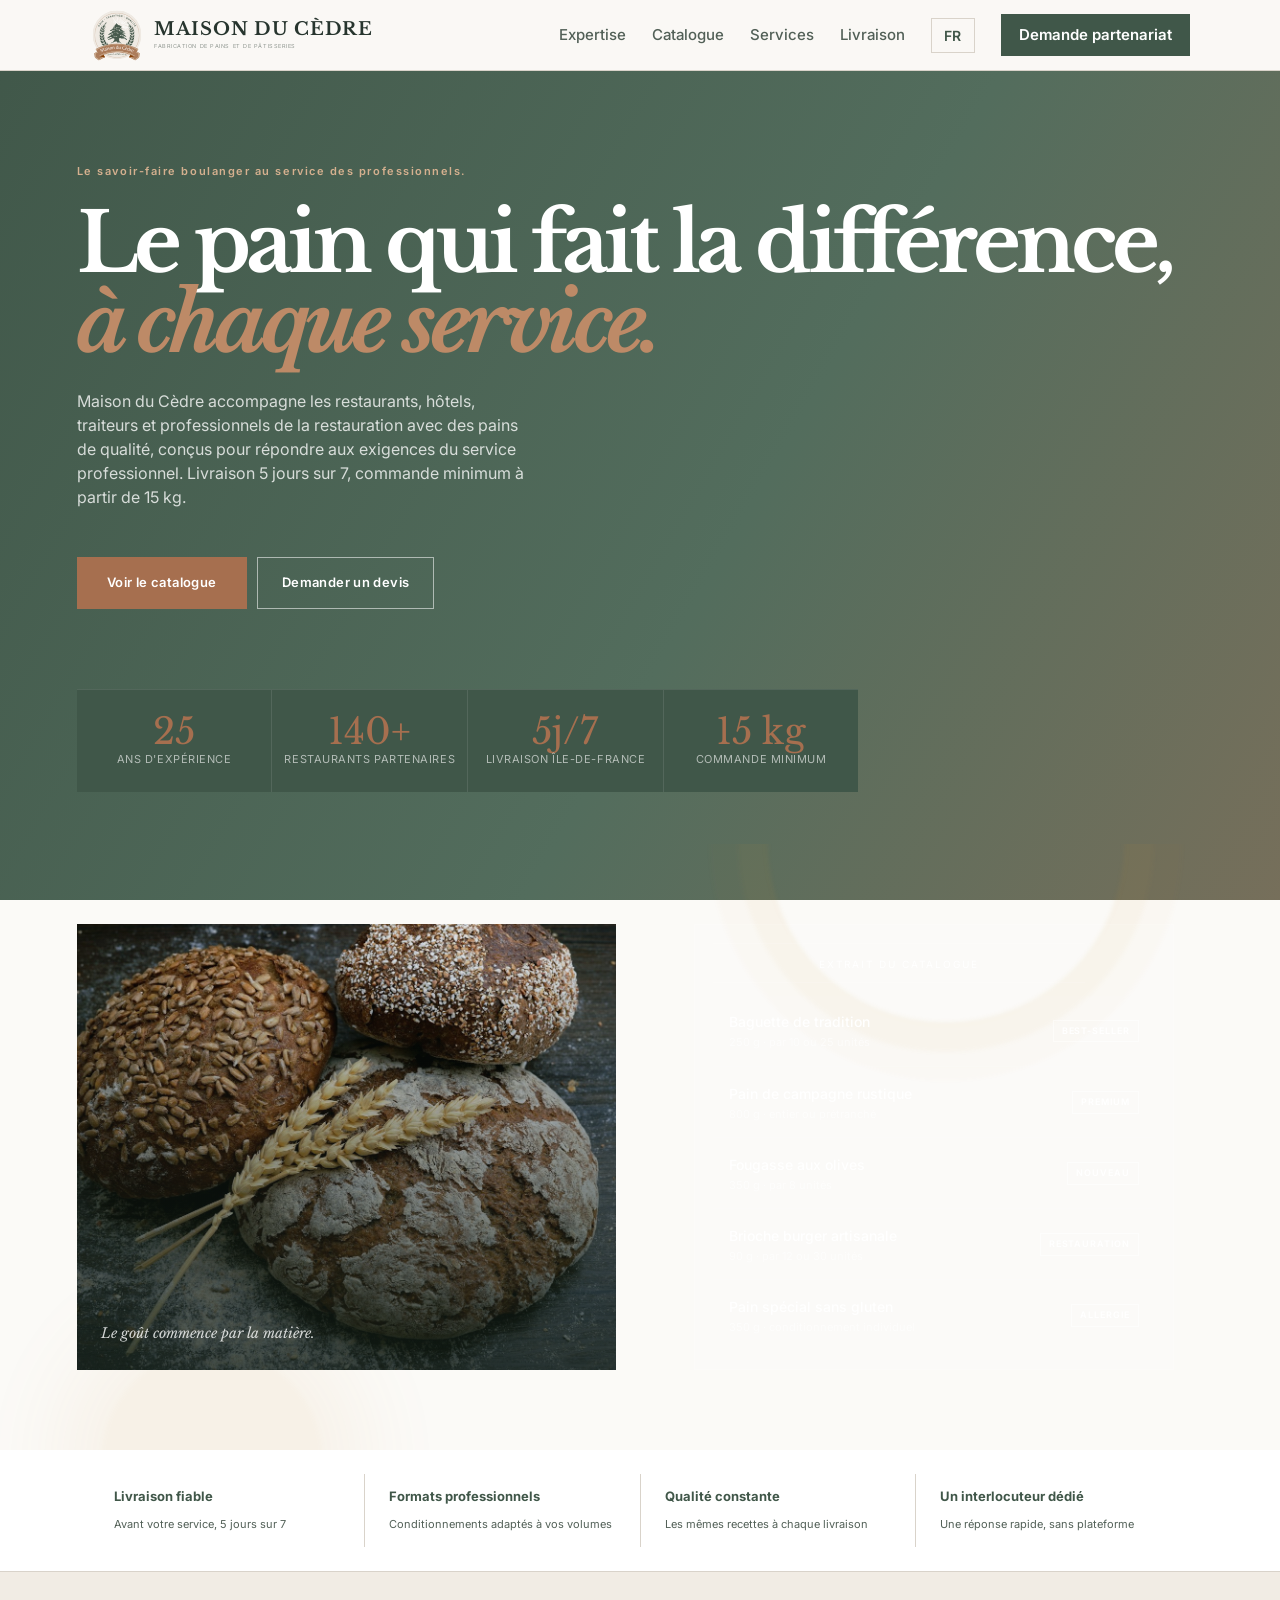
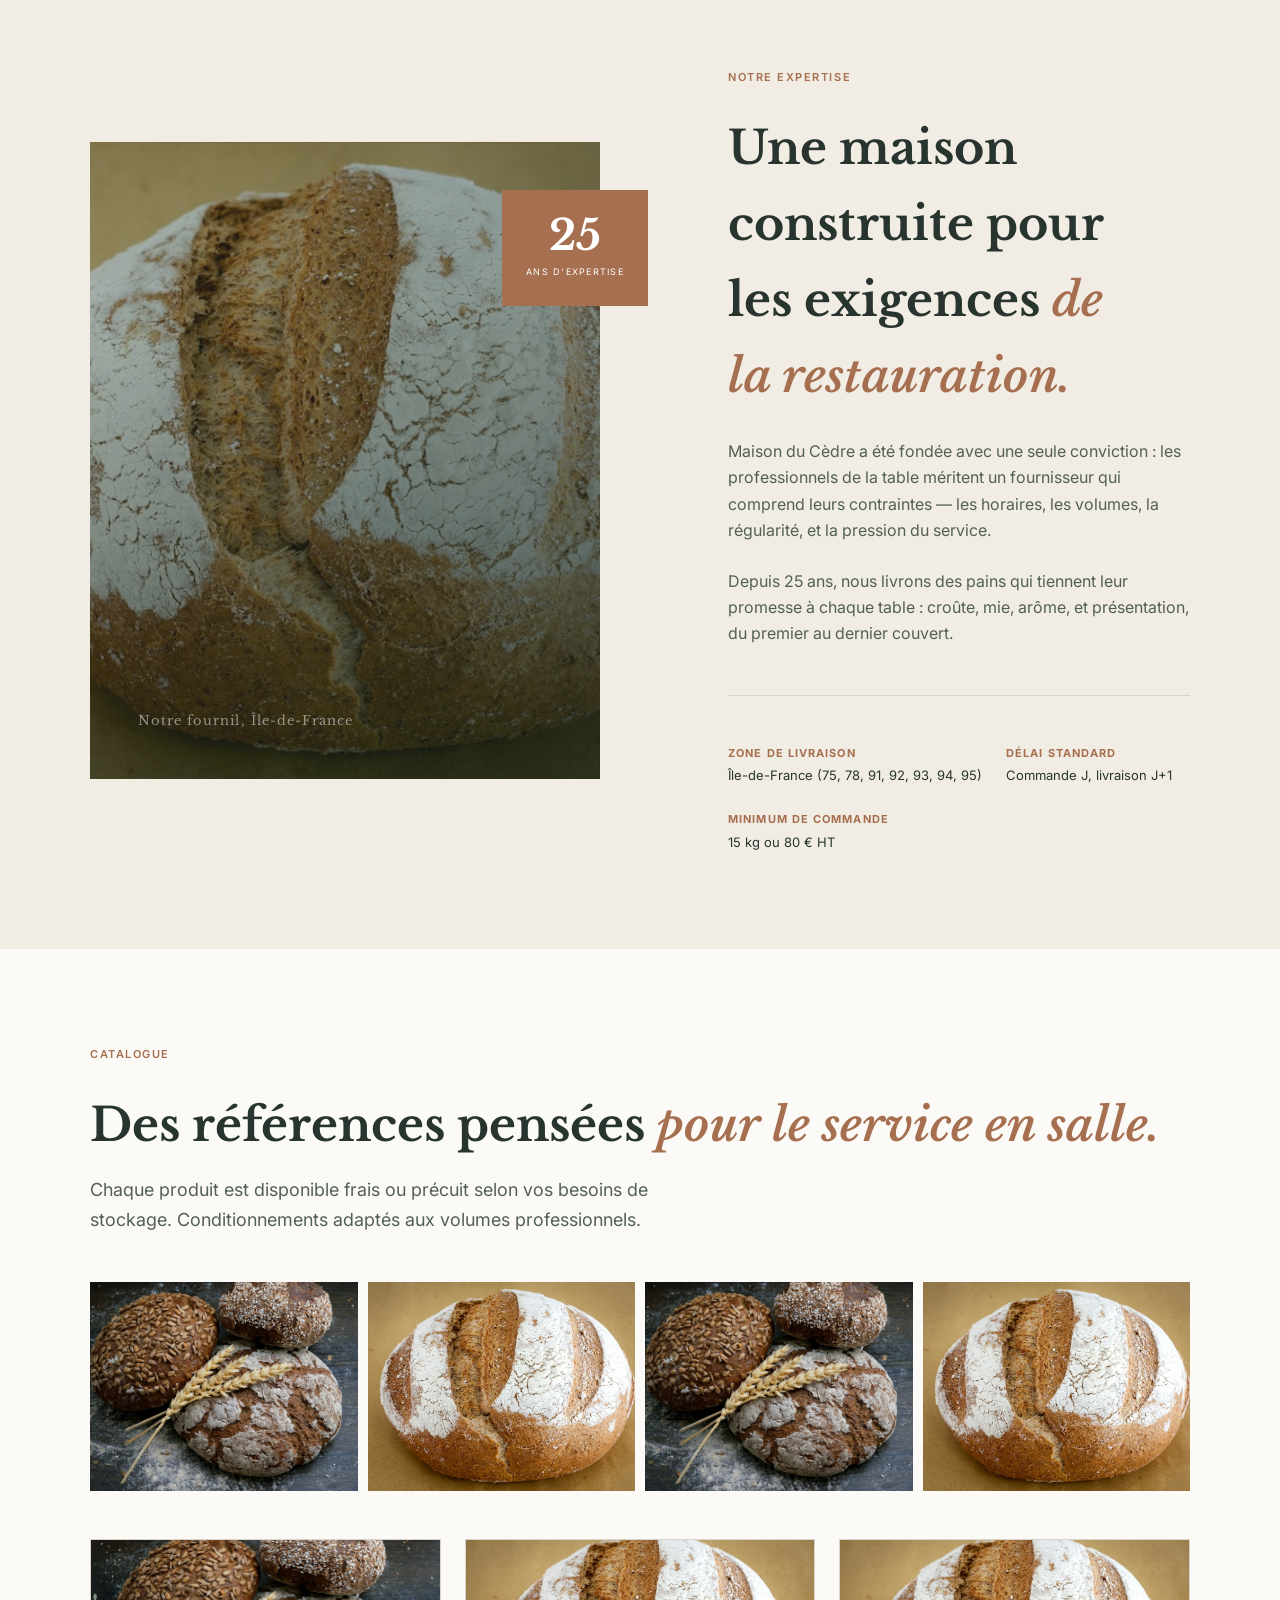
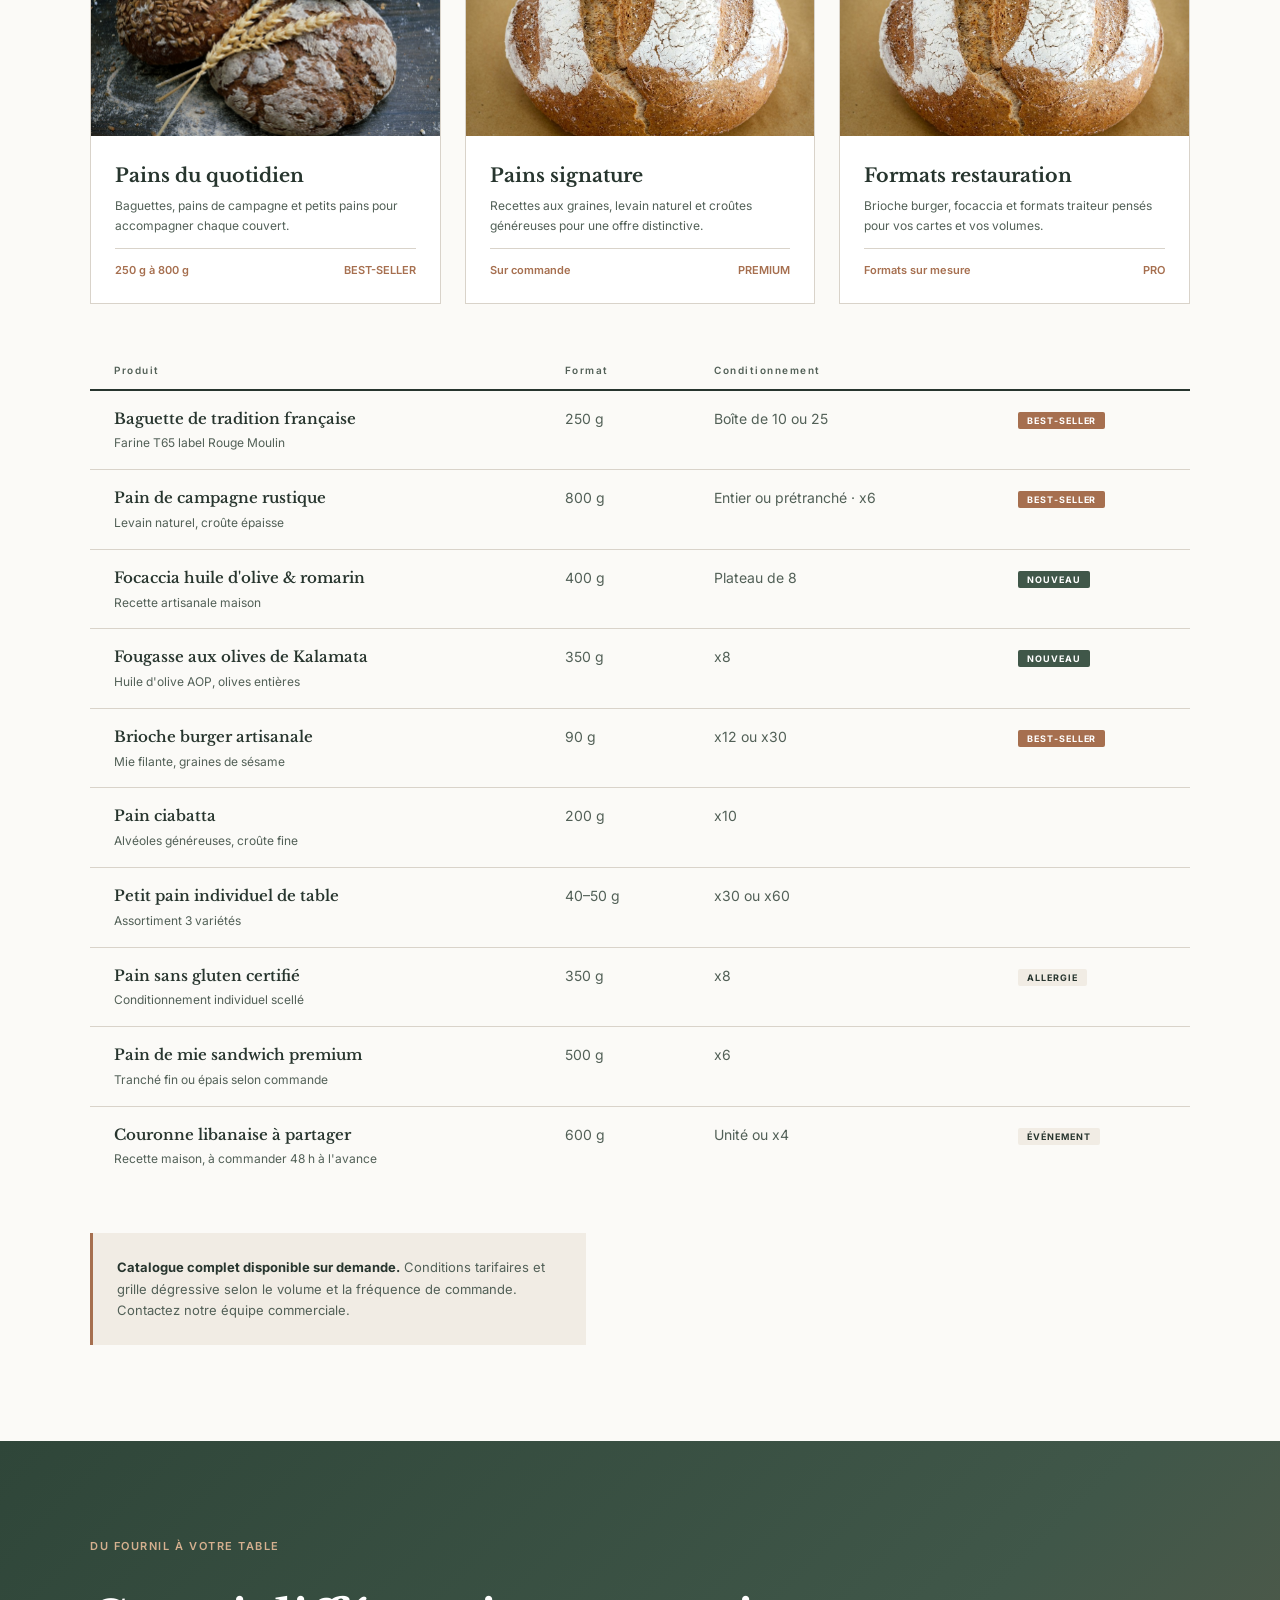
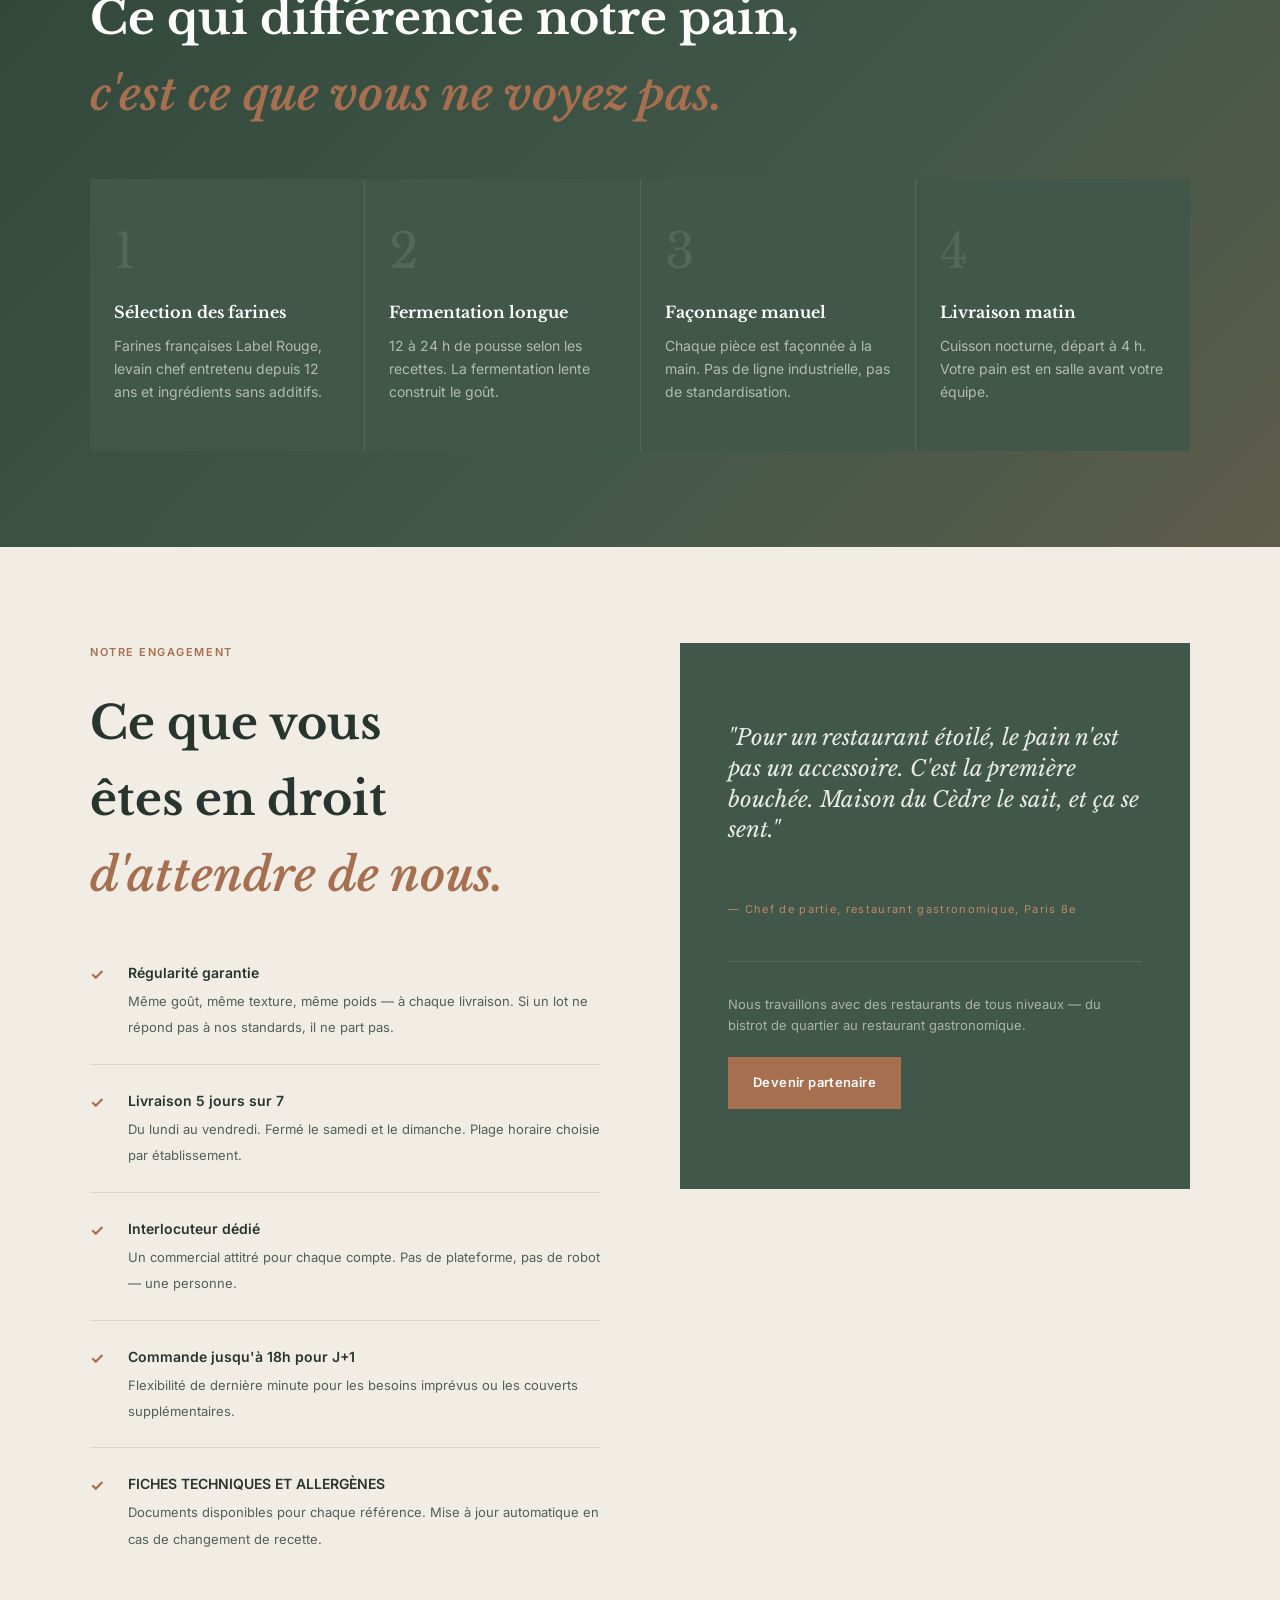
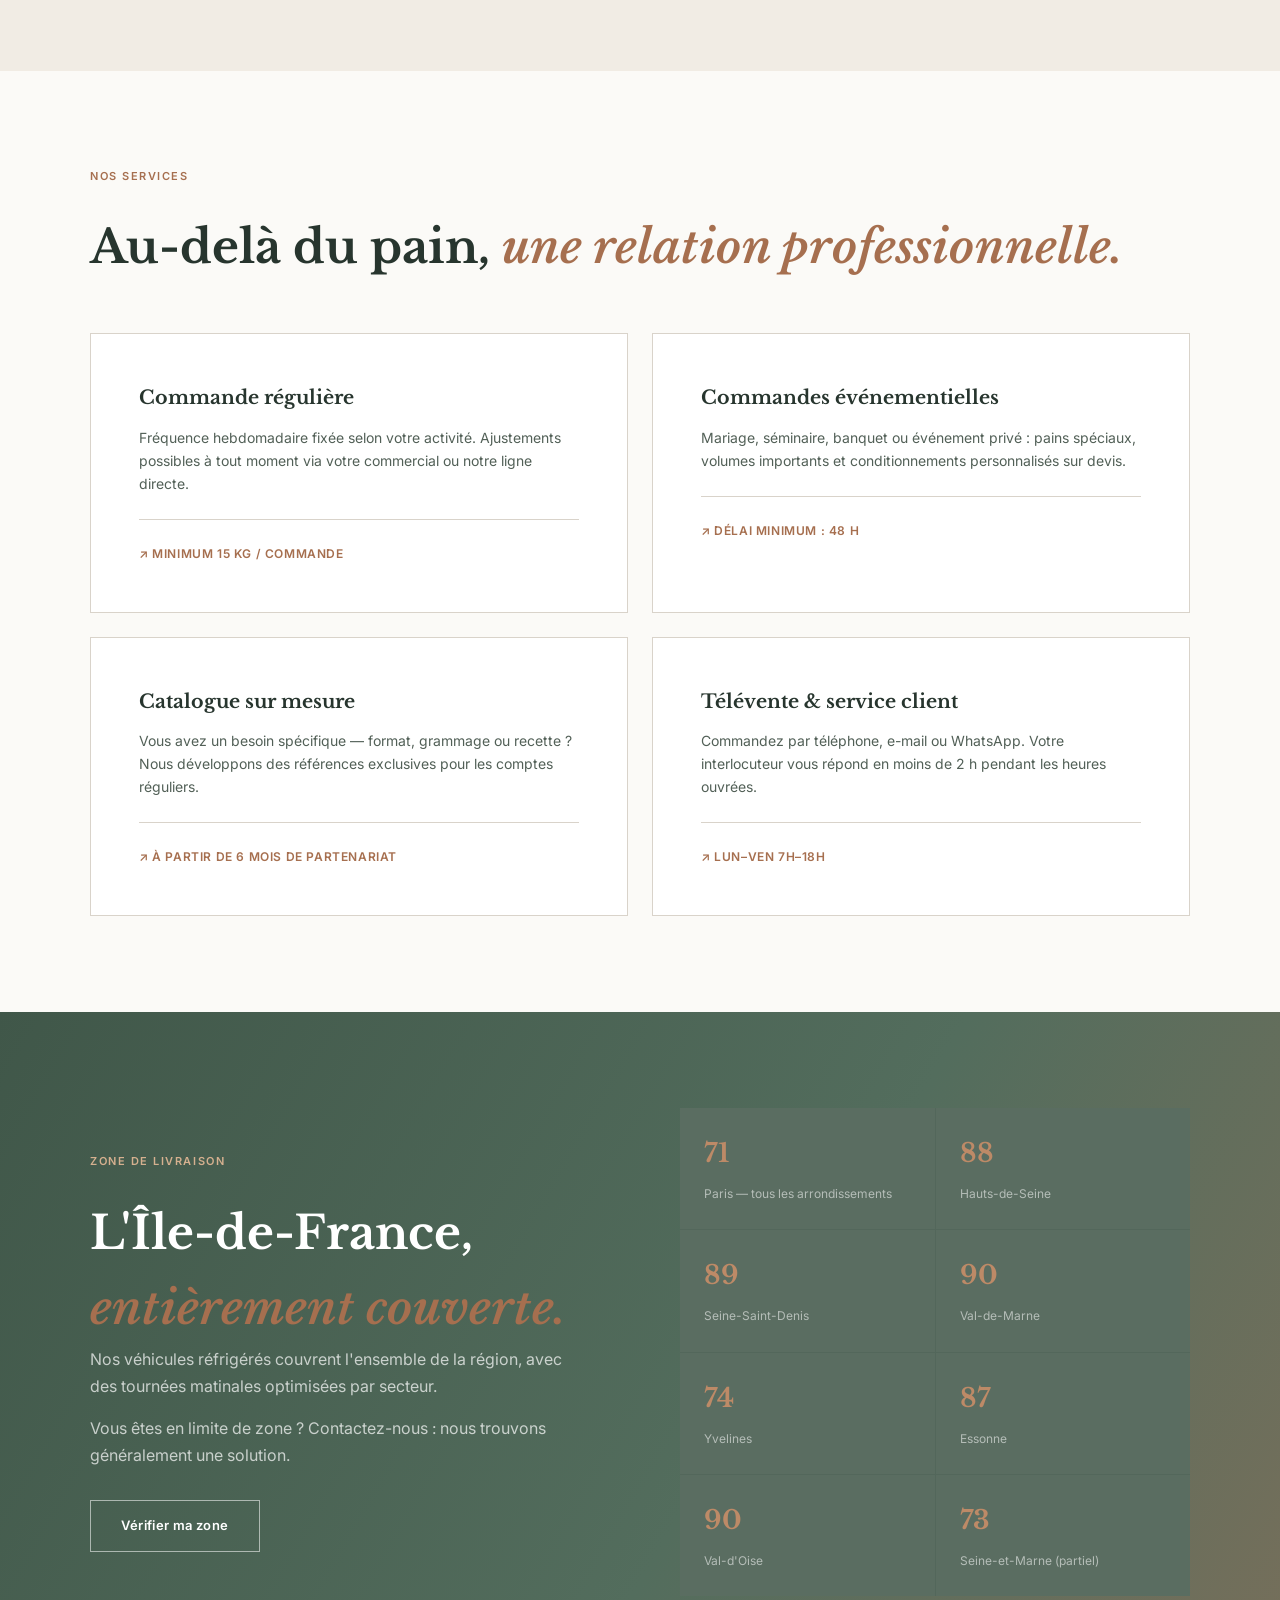
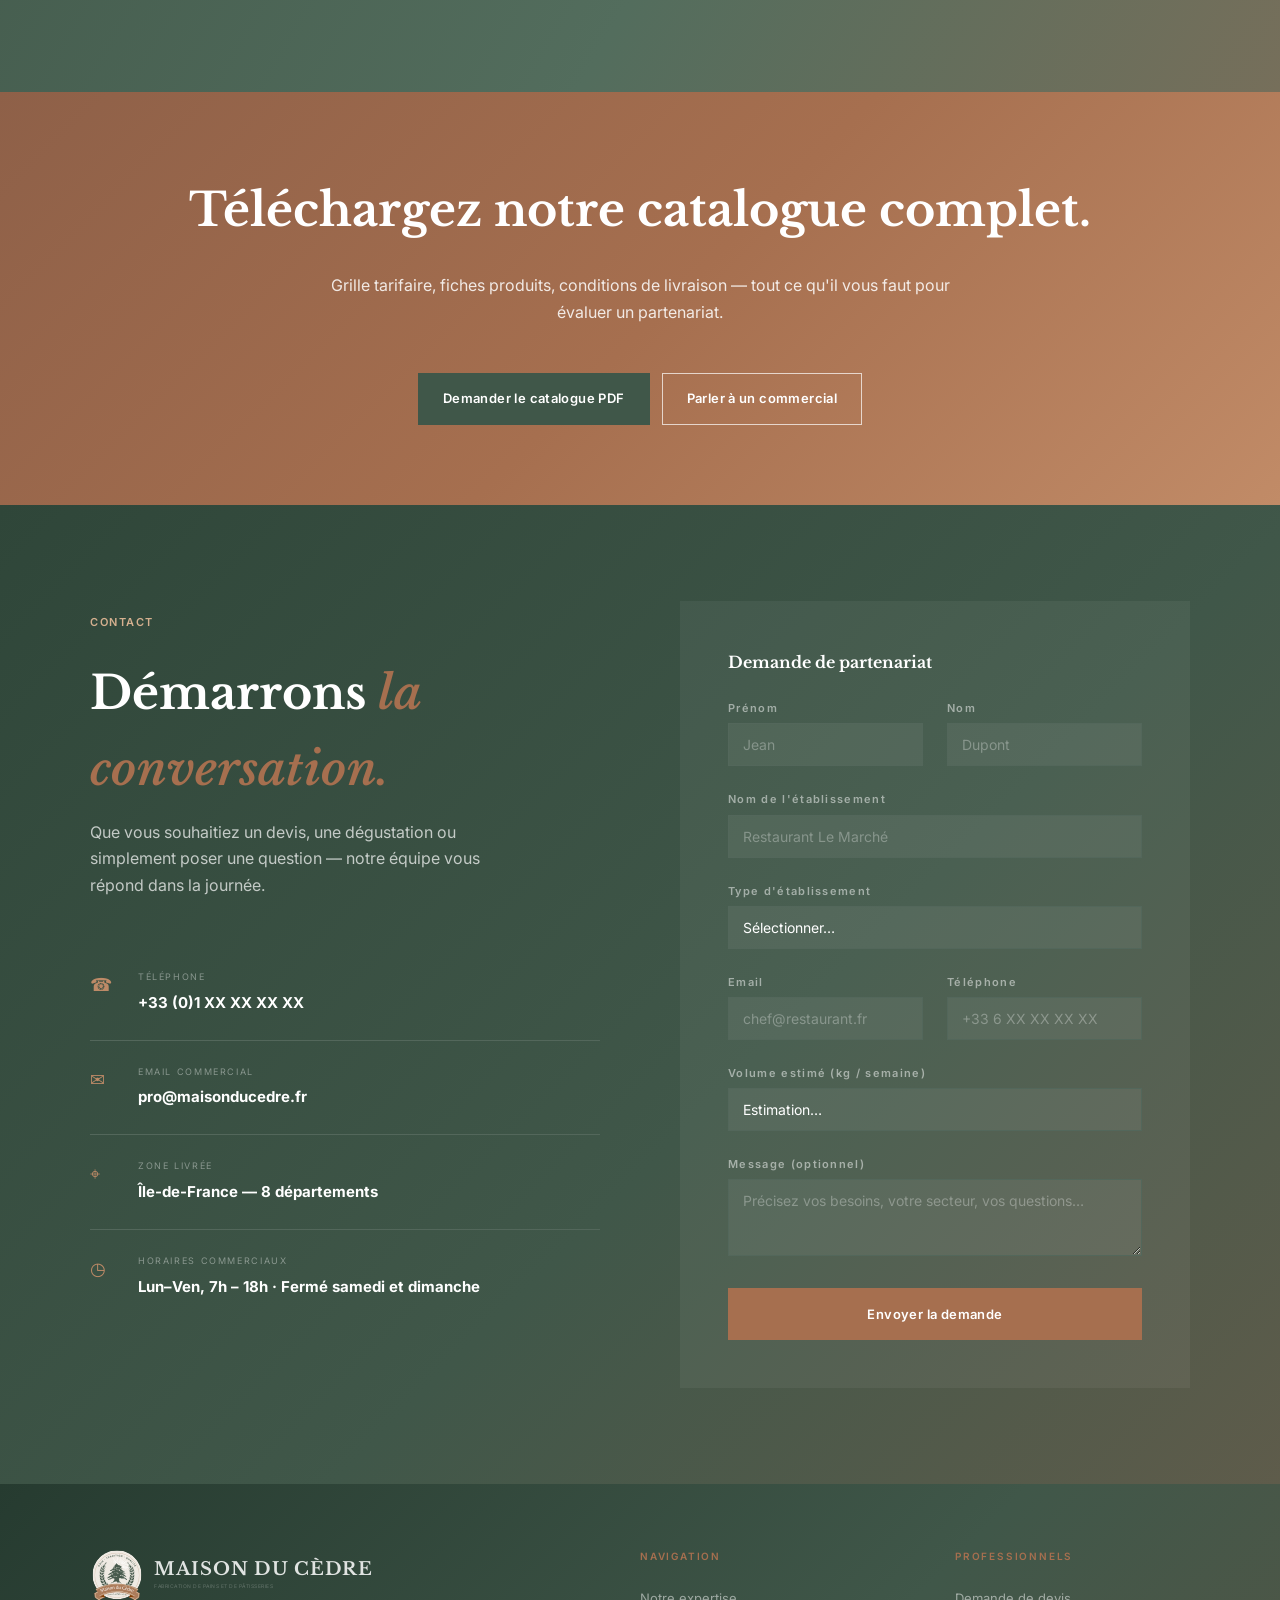
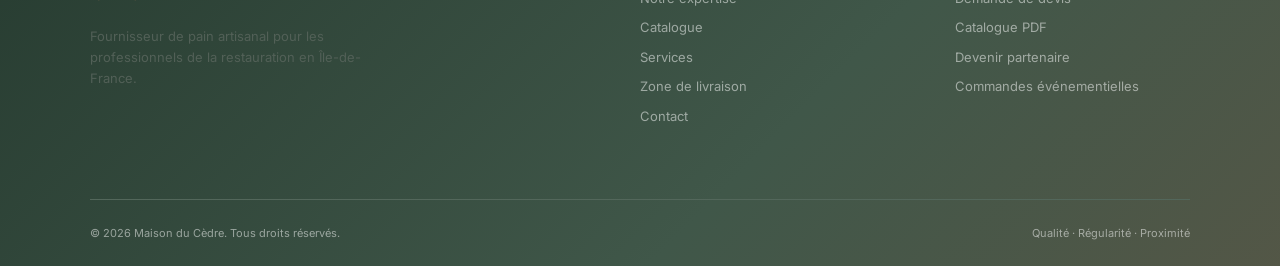
<file: index.html>
<!doctype html>
<html lang="fr">
<head>
<meta charset="UTF-8">
<meta name="viewport" content="width=device-width, initial-scale=1.0, viewport-fit=cover">
<meta name="description" content="Maison du Cèdre — pain premium pour professionnels de la restauration. 25 ans d'expertise, livraison Île-de-France.">
<title>Maison du Cèdre | Pain artisanal pour la restauration professionnelle</title>
<link rel="icon" type="image/svg+xml" href="images/MAISON%20DU%20CEDRE%20Logo.svg">

<link rel="preconnect" href="https://fonts.googleapis.com">
<link rel="preconnect" href="https://fonts.gstatic.com" crossorigin>
<link href="https://fonts.googleapis.com/css2?family=Libre+Baskerville:ital,wght@0,400;0,700;1,400&family=Inter:wght@400;500;600&display=swap" rel="stylesheet">

<style>
/* ─── Tokens ─── */
:root {
  --ink:       #27352e;
  --ink-soft:  #526057;
  --field:     #f1ece4;
  --paper:     #fbfaf7;
  --white:     #ffffff;
  --grove:     #405749;
  --grove-mid: #536d5d;
  --grove-lit: #718474;
  --amber:     #a66f4f;
  --amber-lit: #bd8a67;
  --rule:      #d9d3ca;
  --rule-dark: #53675b;
  --grove-gradient: linear-gradient(135deg, #2f4639 0%, #405749 58%, #86624d 155%);
  --grove-gradient-soft: linear-gradient(120deg, #405749 0%, #536d5d 58%, #9c7158 145%);
  --gold-gradient: linear-gradient(135deg, #8e6048 0%, #a66f4f 52%, #c18b67 100%);

  --f-serif: 'Libre Baskerville', Georgia, serif;
  --f-sans:  'Inter', system-ui, sans-serif;

  --sp-xs:  6px;
  --sp-s:   12px;
  --sp-m:   24px;
  --sp-l:   48px;
  --sp-xl:  80px;
  --sp-2xl: 130px;

  --radius: 0px;
  --max:    1100px;

  box-sizing: border-box;
  scroll-behavior: smooth;
}
*, *::before, *::after { box-sizing: inherit; margin: 0; padding: 0; }

/* ─── Base ─── */
body {
  font-family: var(--f-sans);
  font-size: 16px;
  line-height: 1.65;
  color: var(--ink);
  background: var(--paper);
  -webkit-font-smoothing: antialiased;
  padding-top: env(safe-area-inset-top, 0);
  padding-bottom: env(safe-area-inset-bottom, 0);
}

.wrap { width: min(var(--max), 92%); margin-inline: auto; }

img { display: block; max-width: 100%; }

/* ─── Typography ─── */
h1, h2, h3, em { font-family: var(--f-serif); }
h1 { font-size: clamp(38px, 5.5vw, 68px); font-weight: 700; text-wrap: balance; }
h2 { font-size: clamp(28px, 4vw, 46px); font-weight: 700; text-wrap: balance; }
h3 { font-size: 19px; font-weight: 700; margin-bottom: 8px; }
p  { color: var(--ink-soft); max-width: 62ch; }

em {
  font-style: italic;
  color: var(--amber);
  font-weight: 600;
}

/* ─── Buttons ─── */
.btn {
  display: inline-flex;
  align-items: center;
  justify-content: center;
  min-height: 52px;
  min-width: 170px;
  font-family: var(--f-sans);
  font-size: 13px;
  font-weight: 600;
  letter-spacing: .03em;
  text-decoration: none;
  padding: 14px 24px;
  border: 1.5px solid transparent;
  cursor: pointer;
  transition: background .18s, color .18s, border-color .18s;
}
.btn-dark  { background: var(--grove); color: var(--white); border-color: var(--grove); }
.btn-dark:hover { background: var(--grove-mid); border-color: var(--grove-mid); }
.btn-ghost { background: transparent; color: var(--white); border-color: rgba(255,255,255,.55); }
.btn-ghost:hover { background: rgba(255,255,255,.1); }
.btn-outline { background: transparent; color: var(--grove); border-color: var(--grove); }
.btn-outline:hover { background: var(--grove); color: var(--white); }
.btn-amber { background: var(--amber); color: var(--white); border-color: var(--amber); }
.btn-amber:hover { background: var(--amber-lit); border-color: var(--amber-lit); }

/* ─── NAV ─── */
.site-nav {
  position: fixed;
  top: 0; left: 0; width: 100%;
  z-index: 200;
  background: rgba(250,248,245,.97);
  border-bottom: 1px solid var(--rule);
  backdrop-filter: blur(6px);
  box-shadow: 0 1px 0 rgba(26,31,28,.02);
}
.nav-inner {
  display: flex;
  align-items: center;
  justify-content: space-between;
  gap: 20px;
  height: 70px;
}
.brand {
  display: flex;
  align-items: center;
  gap: 10px;
  text-decoration: none;
  color: var(--ink);
}
.cedar-icon {
  display: block;
  width: 54px;
  height: 54px;
  object-fit: contain;
  flex-shrink: 0;
}
.brand-mark { color: var(--amber); font-size: 20px; }
.brand > span:not(.brand-mark) {
  display: flex;
  flex-direction: column;
  align-items: stretch;
  line-height: 1.1;
  width: max-content;
}
.brand-name,
.brand-sub {
  display: block;
  width: 100%;
  white-space: nowrap;
  text-align: left;
}
.brand-name {
  font-family: var(--f-serif);
  font-size: 18px;
  font-weight: 700;
  letter-spacing: .04em;
}
.brand-sub {
  font-size: 5.5px;
  letter-spacing: .1em;
  line-height: 1.2;
  color: #7b847d;
  margin-top: 3px;
  text-transform: uppercase;
  text-align: left;
  text-align-last: auto;
  font-weight: 400;
  opacity: .82;
}

.nav-links { display: flex; align-items: center; gap: 26px; }
.nav-links a {
  font-size: 15px;
  font-weight: 500;
  color: var(--ink-soft);
  text-decoration: none;
}
.nav-links a:hover { color: var(--grove); }
.nav-links a.cta {
  color: var(--white);
  background: var(--grove);
  padding: 9px 18px;
  font-weight: 600;
  border-radius: 0;
}
.nav-links a.cta:hover { background: var(--grove-mid); }
.language-toggle {
  border: 1px solid var(--rule);
  background: transparent;
  color: var(--grove);
  padding: 8px 12px;
  font: 600 14px var(--f-sans);
  letter-spacing: .04em;
  cursor: pointer;
}

.hamburger {
  display: none;
  background: none;
  border: none;
  cursor: pointer;
  padding: 4px;
  color: var(--ink);
  font-size: 22px;
}

/* ─── HERO ─── */
.hero {
  padding-top: 70px;
  display: block;
  align-items: stretch;
}
.hero-left {
  background: var(--grove-gradient-soft);
  background-attachment: fixed;
  background-size: cover;
  color: var(--white);
  padding: 92px 6% 52px;
  display: flex;
  flex-direction: column;
  justify-content: center;
  align-items: flex-start;
}
.hero-right {
  background: transparent;
  display: grid;
  grid-template-columns: minmax(280px, 1fr) minmax(360px, 1fr);
  padding: var(--sp-xl) 6%;
  gap: var(--sp-l);
}
.hero-photo {
  min-height: 260px;
  background:
    linear-gradient(180deg, rgba(20,32,24,.05), rgba(20,32,24,.72)),
    url("images/hero-bread.jpg") center / cover;
  display: flex;
  align-items: flex-end;
  padding: var(--sp-m);
}
.hero-photo-caption {
  color: rgba(255,255,255,.8);
  font-family: var(--f-serif);
  font-size: 14px;
  font-style: italic;
}
.hero-badge {
  font-size: 10px;
  letter-spacing: .2em;
  color: var(--amber);
  margin-bottom: var(--sp-m);
  font-weight: 600;
}
.hero-left .section-label { color: #d5b08f; }
.hero h1 {
  color: var(--white);
  margin-bottom: var(--sp-m);
  font-family: var(--f-serif);
  font-weight: 700;
  line-height: 0.98;
  letter-spacing: -0.06em;
  font-size: clamp(72px, 6.4vw, 146px);
  max-width: 1240px;
  text-wrap: balance;
}
.hero h1 em {
  color: var(--amber-lit);
  font-style: italic;
  font-family: var(--f-serif);
  font-weight: 700;
}
.hero-sub {
  font-size: 16px;
  color: rgba(255,255,255,.78);
  margin-bottom: var(--sp-l);
  max-width: 46ch;
  line-height: 1.5;
}
.hero-actions { display: flex; gap: 10px; flex-wrap: wrap; }

.hero-stats {
  display: grid;
  grid-template-columns: repeat(4, 1fr);
  gap: 1px;
  background: var(--rule-dark);
  border-top: 1px solid var(--rule-dark);
  margin-top: var(--sp-xl);
}
.stat {
  background: var(--grove);
  padding: var(--sp-m) var(--sp-s);
  text-align: center;
}
.stat-num {
  font-family: var(--f-serif);
  font-size: 36px;
  color: var(--amber);
  line-height: 1;
  display: block;
}
.stat-label {
  display: block;
  font-size: 11px;
  color: rgba(255,255,255,.6);
  letter-spacing: .05em;
  text-align: center;
}
.proof-strip { background: var(--white); border-bottom: 1px solid var(--rule); padding: var(--sp-m) 0; }
.proof-grid { display: grid; grid-template-columns: repeat(4, 1fr); gap: 1px; background: var(--rule); }
.proof-item { background: var(--white); padding: var(--sp-s) var(--sp-m); }
.proof-item strong { display: block; color: var(--grove); font-size: 13px; margin-bottom: 2px; }
.proof-item span { color: var(--ink-soft); font-size: 11px; }

/* Right side: catalogue preview */
.catalogue-preview {
  display: flex;
  flex-direction: column;
  justify-content: center;
  gap: 1px;
  background: rgba(255,255,255,.06);
  border: 1px solid rgba(255,255,255,.1);
  padding: 18px;
  width: 100%;
  max-width: 480px;
  margin: 0 auto;
}
.cat-item {
  background: rgba(255,255,255,.04);
  padding: 14px 16px;
  display: flex;
  align-items: center;
  justify-content: space-between;
  gap: 12px;
  border-bottom: 1px solid rgba(255,255,255,.07);
}
.cat-item:last-child { border-bottom: none; }
.cat-name { font-size: 14px; color: rgba(255,255,255,.95); font-weight: 500; }
.cat-detail { font-size: 11px; color: rgba(255,255,255,.6); }
.cat-tag {
  font-size: 9px;
  letter-spacing: .1em;
  font-weight: 600;
  color: var(--white);
  border: 1px solid rgba(255,255,255,.45);
  padding: 3px 8px;
  white-space: nowrap;
}
.hero-right-label {
  font-size: 10px;
  letter-spacing: .2em;
  color: rgba(255,255,255,.95);
  margin: 0 0 12px;
  padding: 12px 0 10px;
  text-align: center;
  border-top: 1px solid rgba(255,255,255,.12);
  border-bottom: 1px solid rgba(255,255,255,.12);
}
.hero-showcase {
  position: relative;
  overflow: hidden;
  background: var(--grove-gradient-soft);
  background-attachment: fixed;
  background-size: cover;
}
.hero-showcase::before,
.hero-showcase::after {
  content: "";
  position: absolute;
  border-radius: 50%;
  pointer-events: none;
  filter: blur(2px);
}
.hero-showcase::before {
  width: 360px;
  height: 360px;
  top: -180px;
  right: 12%;
  border: 1px solid rgba(201,146,58,.18);
  box-shadow: 0 0 0 28px rgba(201,146,58,.04), 0 0 0 56px rgba(201,146,58,.025);
}
.hero-showcase::after {
  width: 220px;
  height: 220px;
  bottom: -120px;
  left: 8%;
  background: rgba(201,146,58,.08);
  box-shadow: 0 0 90px 40px rgba(201,146,58,.08);
}
.hero-showcase .hero-right {
  position: relative;
  z-index: 1;
}

/* ─── SECTIONS ─── */
.section { padding: 96px 0; }
.section-sm { padding: var(--sp-xl) 0; }

.section-label {
  font-size: 11px;
  letter-spacing: .14em;
  font-weight: 600;
  color: var(--amber);
  margin-bottom: var(--sp-m);
  text-transform: none;
}
.section-head { margin-bottom: var(--sp-l); }
.section-head p { margin-top: var(--sp-s); font-size: 18px; max-width: 58ch; }

/* ─── INTRO ─── */
.intro { background: var(--field); }
.intro-grid {
  display: grid;
  grid-template-columns: 1fr 1fr;
  gap: var(--sp-xl);
  align-items: center;
}
.intro-visual {
  background:
    linear-gradient(145deg, rgba(46,79,62,.25), rgba(15,30,22,.8)),
    url("images/production.jpg") center / cover;
  aspect-ratio: 4/5;
  display: flex;
  flex-direction: column;
  justify-content: flex-end;
  padding: var(--sp-l);
  position: relative;
}
.intro-visual-label {
  font-family: var(--f-serif);
  font-size: 13px;
  color: rgba(255,255,255,.5);
  letter-spacing: .08em;
}
.years-badge {
  position: absolute;
  top: var(--sp-l);
  right: calc(-1 * var(--sp-l));
  background: var(--amber);
  color: var(--white);
  padding: var(--sp-m);
  text-align: center;
  min-width: 110px;
}
.years-badge strong {
  font-family: var(--f-serif);
  font-size: 42px;
  display: block;
  line-height: 1;
}
.years-badge span { font-size: 9px; letter-spacing: .14em; }

.intro-content { padding-left: var(--sp-l); }
.intro-content h2 { margin-bottom: var(--sp-m); }
.intro-content p + p { margin-top: var(--sp-m); }

.intro-line {
  display: flex;
  gap: var(--sp-m);
  margin-top: var(--sp-l);
  padding-top: var(--sp-l);
  border-top: 1px solid var(--rule);
  flex-wrap: wrap;
}
.intro-line-item { font-size: 13px; }
.intro-line-item strong { display: block; font-size: 11px; letter-spacing: .1em; color: var(--amber); margin-bottom: 3px; }

/* ─── CATALOGUE ─── */
.catalogue { background: var(--paper); }
.product-table {
  width: 100%;
  border-collapse: collapse;
  margin-top: var(--sp-l);
  font-size: 14px;
}
.product-table th {
  font-size: 10px;
  letter-spacing: .15em;
  font-weight: 600;
  color: var(--ink-soft);
  padding: 10px var(--sp-m);
  text-align: left;
  border-bottom: 2px solid var(--ink);
}
.product-table td {
  padding: 16px var(--sp-m);
  border-bottom: 1px solid var(--rule);
  color: var(--ink-soft);
  vertical-align: top;
}
.product-table tr:last-child td { border-bottom: none; }
.product-gallery { display: grid; grid-template-columns: repeat(4, 1fr); gap: 10px; margin-top: var(--sp-l); }
.product-gallery figure { margin: 0; aspect-ratio: 1 / .78; overflow: hidden; background: var(--field); }
.product-gallery img { width: 100%; height: 100%; object-fit: cover; transition: transform .3s ease; }
.product-gallery figure:hover img { transform: scale(1.04); }
.product-cards { display: grid; grid-template-columns: repeat(3, 1fr); gap: var(--sp-m); margin-top: var(--sp-l); }
.product-card { background: var(--white); border: 1px solid var(--rule); overflow: hidden; }
.product-card-image { aspect-ratio: 16 / 9; overflow: hidden; }
.product-card-image img { width: 100%; height: 100%; object-fit: cover; transition: transform .3s ease; }
.product-card:hover .product-card-image img { transform: scale(1.04); }
.product-card-content { padding: var(--sp-m); }
.product-card-content h3 { margin-bottom: 5px; }
.product-card-content p { font-size: 12px; }
.product-card-meta { display: flex; justify-content: space-between; gap: 10px; margin-top: var(--sp-s); padding-top: var(--sp-s); border-top: 1px solid var(--rule); color: var(--amber); font-size: 11px; font-weight: 600; }
.product-table .prod-name { font-weight: 600; color: var(--ink); font-family: var(--f-serif); font-size: 15px; }
.product-table .prod-format { font-size: 12px; color: var(--ink-soft); margin-top: 2px; }
.prod-tag {
  font-size: 9px;
  letter-spacing: .1em;
  font-weight: 700;
  padding: 3px 9px;
  border-radius: 2px;
}
.tag-new    { background: var(--grove); color: var(--white); }
.tag-best   { background: var(--amber); color: var(--white); }
.tag-event  { background: var(--field); color: var(--ink); }
.catalogue-note {
  margin-top: var(--sp-l);
  padding: var(--sp-m);
  background: var(--field);
  border-left: 3px solid var(--amber);
  font-size: 13px;
  color: var(--ink-soft);
}
.catalogue-note strong { color: var(--ink); }

/* ─── PROCESS ─── */
.process { background: var(--grove-gradient); color: var(--white); }
.process h2 { color: var(--white); }
.process .section-label { color: #d5b08f; }
.process-grid {
  display: grid;
  grid-template-columns: repeat(4, 1fr);
  gap: 1px;
  background: var(--rule-dark);
  margin-top: var(--sp-l);
}
.process-step {
  background: var(--grove);
  padding: var(--sp-l) var(--sp-m);
}
.step-num {
  font-family: var(--f-serif);
  font-size: 48px;
  color: rgba(255,255,255,.1);
  line-height: 1;
  margin-bottom: var(--sp-m);
}
.process-step h3 { color: var(--white); font-size: 16px; margin-bottom: 8px; }
.process-step p  { color: rgba(255,255,255,.6); font-size: 14px; max-width: none; }

/* ─── COMMITMENT ─── */
.commitment { background: var(--field); }
.commitment-grid {
  display: grid;
  grid-template-columns: 1fr 1fr;
  gap: var(--sp-xl);
  align-items: start;
}
.commit-list { list-style: none; margin-top: var(--sp-m); }
.commit-list li {
  display: flex;
  gap: var(--sp-m);
  padding: var(--sp-m) 0;
  border-bottom: 1px solid var(--rule);
  align-items: flex-start;
}
.commit-list li:last-child { border-bottom: none; }
.commit-check { color: var(--amber); font-weight: 700; flex-shrink: 0; }
.commit-text strong { display: block; font-weight: 600; color: var(--ink); font-size: 14px; margin-bottom: 3px; }
.commit-text span   { font-size: 13px; color: var(--ink-soft); }

.commit-aside {
  background: var(--grove);
  color: var(--white);
  padding: var(--sp-xl) var(--sp-l);
}
.commit-aside blockquote {
  font-family: var(--f-serif);
  font-size: 22px;
  line-height: 1.4;
  color: rgba(255,255,255,.88);
  font-style: italic;
  margin-bottom: var(--sp-l);
}
.commit-aside cite {
  font-size: 11px;
  letter-spacing: .12em;
  color: var(--amber-lit);
  font-style: normal;
}

/* ─── SERVICES ─── */
.services { background: var(--paper); }
.services-grid {
  display: grid;
  grid-template-columns: 1fr 1fr;
  gap: var(--sp-m);
  margin-top: var(--sp-l);
}
.service-card {
  border: 1px solid var(--rule);
  padding: var(--sp-l);
  background: var(--white);
}
.service-card h3 { margin-bottom: var(--sp-s); }
.service-card p  { font-size: 14px; }
.service-detail {
  margin-top: var(--sp-m);
  padding-top: var(--sp-m);
  border-top: 1px solid var(--rule);
  font-size: 12px;
  color: var(--amber);
  font-weight: 600;
  letter-spacing: .05em;
}

/* ─── TERRITORY ─── */
.territory { background: var(--grove-gradient-soft); color: var(--white); }
.territory h2 { color: var(--white); }
.territory .section-label { color: #d5b08f; }
.territory-inner {
  display: grid;
  grid-template-columns: 1fr 1fr;
  gap: var(--sp-xl);
  align-items: center;
}
.territory p { color: rgba(255,255,255,.7); max-width: 50ch; }
.territory-grid {
  display: grid;
  grid-template-columns: 1fr 1fr;
  gap: 1px;
  background: var(--rule-dark);
}
.territory-cell {
  background: rgba(255,255,255,.04);
  padding: var(--sp-m);
}
.territory-cell strong {
  display: block;
  font-family: var(--f-serif);
  font-size: 26px;
  color: var(--amber-lit);
  margin-bottom: 4px;
}
.territory-cell span { font-size: 12px; color: rgba(255,255,255,.55); }

/* ─── CTA BAND ─── */
.cta-band {
  background: var(--gold-gradient);
  padding: var(--sp-xl) 0;
  text-align: center;
}
.cta-band h2 { color: var(--white); margin-bottom: var(--sp-m); }
.cta-band p { color: rgba(255,255,255,.85); margin-inline: auto; margin-bottom: var(--sp-l); }
.cta-band .btn-ghost { border-color: rgba(255,255,255,.7); }

/* ─── CONTACT ─── */
.contact { background: var(--grove-gradient); color: var(--white); }
.contact h2 { color: var(--white); }
.contact .section-label { color: #d5b08f; }
.contact-grid {
  display: grid;
  grid-template-columns: 1fr 1fr;
  gap: var(--sp-xl);
  align-items: start;
}
.contact-intro p { color: rgba(255,255,255,.7); margin-top: var(--sp-s); max-width: 44ch; }

.contact-rows { margin-top: var(--sp-l); }
.contact-row {
  display: flex;
  gap: var(--sp-m);
  padding: var(--sp-m) 0;
  border-bottom: 1px solid var(--rule-dark);
  align-items: flex-start;
}
.contact-row:last-child { border-bottom: none; }
.contact-icon { color: var(--amber-lit); font-size: 18px; width: 24px; flex-shrink: 0; }
.contact-row small { display: block; font-size: 9px; letter-spacing: .18em; color: rgba(255,255,255,.4); margin-bottom: 4px; }
.contact-row strong { font-size: 15px; color: var(--white); }

.contact-form-box { background: rgba(255,255,255,.05); padding: var(--sp-l); }
.contact-form-box h3 { color: var(--white); font-size: 16px; margin-bottom: var(--sp-m); }
.form-group { margin-bottom: var(--sp-m); }
.form-group label {
  display: block;
  font-size: 11px;
  letter-spacing: .12em;
  font-weight: 600;
  color: rgba(255,255,255,.5);
  margin-bottom: 6px;
}
.form-group input,
.form-group select,
.form-group textarea {
  width: 100%;
  background: rgba(255,255,255,.06);
  border: 1px solid var(--rule-dark);
  color: var(--white);
  padding: 12px 14px;
  font-family: var(--f-sans);
  font-size: 14px;
  outline: none;
  transition: border-color .15s;
}
.form-group input::placeholder,
.form-group textarea::placeholder { color: rgba(255,255,255,.3); }
.form-group input:focus,
.form-group select:focus,
.form-group textarea:focus { border-color: var(--amber-lit); }
.form-group select { appearance: none; cursor: pointer; }
.form-group select option { background: var(--grove); }
.form-row { display: grid; grid-template-columns: 1fr 1fr; gap: var(--sp-m); }

/* ─── FOOTER ─── */
footer {
  background: linear-gradient(135deg, #263b30 0%, #405749 62%, #765642 170%);
  color: rgba(255,255,255,.5);
  padding: 64px 0 var(--sp-m);
}
.footer-grid {
  display: grid;
  grid-template-columns: 2fr 1fr 1fr;
  gap: var(--sp-xl);
  padding-bottom: 64px;
  border-bottom: 1px solid var(--rule-dark);
}
.footer-brand .brand { margin-bottom: var(--sp-m); }
.footer-brand .brand-name { color: rgba(255,255,255,.85); }
.footer-brand .brand-sub  { color: rgba(255,255,255,.42); font-size: 5px; letter-spacing: .1em; opacity: .72; }
.footer-brand p { font-size: 13px; max-width: 38ch; }
.footer-col h4 {
  font-family: var(--f-sans);
  font-size: 10px;
  letter-spacing: .18em;
  font-weight: 600;
  color: var(--amber);
  margin-bottom: var(--sp-m);
}
.footer-col a {
  display: block;
  color: rgba(255,255,255,.5);
  text-decoration: none;
  font-size: 13px;
  margin-bottom: 8px;
}
.footer-col a:hover { color: rgba(255,255,255,.85); }
.footer-bottom {
  padding-top: var(--sp-m);
  font-size: 11px;
  display: flex;
  justify-content: space-between;
  gap: 20px;
  flex-wrap: wrap;
}

/* ─── RESPONSIVE ─── */
@media (max-width: 900px) {
  .section { padding: 80px 0; }
  .hero-right { grid-template-columns: 1fr; }
  .hero-left { padding: var(--sp-xl) 5% 0; }
  .hero-stats { grid-template-columns: repeat(2, 1fr); margin-top: var(--sp-l); }

  .nav-links { display: none; flex-direction: column; gap: 0; }
  .nav-links.open {
    display: flex;
    position: absolute;
    top: 70px; left: 0; right: 0;
    background: var(--paper);
    border-bottom: 1px solid var(--rule);
    padding: var(--sp-m) 5%;
  }
  .nav-links.open a { padding: 11px 0; border-bottom: 1px solid var(--rule); font-size: 15px; }
  .nav-links.open a.cta { margin-top: var(--sp-s); text-align: center; padding: 13px; }
  .nav-links.open .language-toggle { margin-top: var(--sp-s); align-self: flex-start; }
  .hamburger { display: block; }

  .intro-grid, .commitment-grid, .territory-inner, .contact-grid { grid-template-columns: 1fr; }
  .intro-content { padding-left: 0; }
  .intro-visual { aspect-ratio: 3/2; }
  .proof-grid { grid-template-columns: 1fr 1fr; }
  .product-gallery { grid-template-columns: repeat(2, 1fr); }
  .product-cards { grid-template-columns: 1fr; }
  .years-badge { right: var(--sp-m); }
  .process-grid { grid-template-columns: 1fr 1fr; }
  .services-grid { grid-template-columns: 1fr; }
  .footer-grid { grid-template-columns: 1fr 1fr; }
  .territory-grid { grid-template-columns: 1fr 1fr; }
}

@media (max-width: 600px) {
  .section { padding: 64px 0; }
  .hero h1 {
    max-width: 100%;
    font-size: clamp(48px, 14vw, 72px);
    letter-spacing: -0.05em;
  }
  .process-grid { grid-template-columns: 1fr; }
  .form-row { grid-template-columns: 1fr; }
  .hero-stats { grid-template-columns: 1fr 1fr; }
  .footer-grid {
    grid-template-columns: 1fr;
    gap: 40px;
    padding-bottom: 48px;
  }
  .territory-grid { grid-template-columns: 1fr 1fr; }
  .footer-bottom { flex-direction: column; }
  .product-table { font-size: 13px; }
  .product-table th, .product-table td { padding: 12px 10px; }
  .product-gallery { gap: 6px; }
}

@media (prefers-reduced-motion: reduce) {
  * { transition: none !important; }
}
</style>
</head>

<body>

<!-- NAV -->
<nav class="site-nav" id="nav" aria-label="Navigation principale">
  <div class="wrap nav-inner">
    <a href="#accueil" class="brand" aria-label="Maison du Cèdre — accueil">
      <img class="cedar-icon" src="images/MAISON%20DU%20CEDRE%20Logo.svg" alt="Logo Maison du Cèdre">
      <span>
        <span class="brand-name">MAISON DU CÈDRE</span>
        <small class="brand-sub">FABRICATION DE PAINS ET DE PÂTISSERIES</small>
      </span>
    </a>

    <button class="hamburger" id="menuToggle" aria-label="Ouvrir le menu" aria-expanded="false">☰</button>

    <div class="nav-links" id="navLinks" role="list">
      <a href="#expertise" role="listitem">Expertise</a>
      <a href="#catalogue" role="listitem">Catalogue</a>
      <a href="#services" role="listitem">Services</a>
      <a href="#livraison" role="listitem">Livraison</a>
      <button class="language-toggle" id="languageToggle" type="button" aria-label="Passer le site en anglais">EN</button>
      <a href="#contact" class="cta" role="listitem">Demande partenariat</a>
    </div>
  </div>
</nav>

<main>

<!-- HERO -->
<section id="accueil" class="hero" aria-label="Accueil">
  <div class="hero-left">
    <p class="section-label">Le savoir-faire boulanger au service des professionnels.</p>
    <h1>Le pain qui fait la différence,<br><em>à chaque service.</em></h1>
    <p class="hero-sub">Maison du Cèdre accompagne les restaurants, hôtels, traiteurs et professionnels de la restauration avec des pains de qualité, conçus pour répondre aux exigences du service professionnel. Livraison 5 jours sur 7, commande minimum à partir de 15 kg.</p>
    <div class="hero-actions">
      <a href="#catalogue" class="btn btn-amber">Voir le catalogue</a>
      <a href="#contact"  class="btn btn-ghost">Demander un devis</a>
    </div>
    <div class="hero-stats">
      <div class="stat">
        <span class="stat-num">25</span>
        <span class="stat-label">ANS D'EXPÉRIENCE</span>
      </div>
      <div class="stat">
        <span class="stat-num">140+</span>
        <span class="stat-label">RESTAURANTS PARTENAIRES</span>
      </div>
      <div class="stat">
        <span class="stat-num">5j/7</span>
        <span class="stat-label">LIVRAISON ÎLE-DE-FRANCE</span>
      </div>
      <div class="stat">
        <span class="stat-num">15 kg</span>
        <span class="stat-label">COMMANDE MINIMUM</span>
      </div>
    </div>
  </div>
</section>

<section class="hero-showcase" aria-label="Catalogue et savoir-faire">
  <div class="hero-right" aria-hidden="true">
    <div class="hero-photo">
      <p class="hero-photo-caption">Le goût commence par la matière.</p>
    </div>
    <div class="catalogue-preview">
      <p class="hero-right-label">EXTRAIT DU CATALOGUE</p>
      <div class="cat-item">
        <div>
          <div class="cat-name">Baguette de tradition</div>
          <div class="cat-detail">250 g · par 10 ou 25 unités</div>
        </div>
        <span class="cat-tag">BEST-SELLER</span>
      </div>
      <div class="cat-item">
        <div>
          <div class="cat-name">Pain de campagne rustique</div>
          <div class="cat-detail">800 g · entier ou prétranché</div>
        </div>
        <span class="cat-tag">PREMIUM</span>
      </div>
      <div class="cat-item">
        <div>
          <div class="cat-name">Fougasse aux olives</div>
          <div class="cat-detail">350 g · par 8 unités</div>
        </div>
        <span class="cat-tag">NOUVEAU</span>
      </div>
      <div class="cat-item">
        <div>
          <div class="cat-name">Brioche burger artisanale</div>
          <div class="cat-detail">90 g · par 12 ou 30 unités</div>
        </div>
        <span class="cat-tag">RESTAURATION</span>
      </div>
      <div class="cat-item">
        <div>
          <div class="cat-name">Pain spécial sans gluten</div>
          <div class="cat-detail">350 g · conditionnement individuel</div>
        </div>
        <span class="cat-tag">ALLERGIE</span>
      </div>
    </div>
  </div>
</section>

<section class="proof-strip" aria-label="Engagements professionnels">
  <div class="wrap proof-grid">
    <div class="proof-item"><strong>Livraison fiable</strong><span>Avant votre service, 5 jours sur 7</span></div>
    <div class="proof-item"><strong>Formats professionnels</strong><span>Conditionnements adaptés à vos volumes</span></div>
    <div class="proof-item"><strong>Qualité constante</strong><span>Les mêmes recettes à chaque livraison</span></div>
    <div class="proof-item"><strong>Un interlocuteur dédié</strong><span>Une réponse rapide, sans plateforme</span></div>
  </div>
</section>

<!-- INTRO / ABOUT -->
<section class="intro section" id="expertise">
  <div class="wrap intro-grid">
    <div class="intro-visual">
      <div class="years-badge" aria-label="25 ans d'expertise">
        <strong>25</strong>
        <span>ANS D'EXPERTISE</span>
      </div>
      <p class="intro-visual-label">Notre fournil, Île-de-France</p>
    </div>

    <div class="intro-content">
      <p class="section-label">NOTRE EXPERTISE</p>
      <h2>Une maison construite pour les exigences <em>de la restauration.</em></h2>
      <p>Maison du Cèdre a été fondée avec une seule conviction : les professionnels de la table méritent un fournisseur qui comprend leurs contraintes — les horaires, les volumes, la régularité, et la pression du service.</p>
      <p>Depuis 25 ans, nous livrons des pains qui tiennent leur promesse à chaque table : croûte, mie, arôme, et présentation, du premier au dernier couvert.</p>

      <div class="intro-line">
        <div class="intro-line-item">
          <strong>ZONE DE LIVRAISON</strong>
          Île-de-France (75, 78, 91, 92, 93, 94, 95)
        </div>
        <div class="intro-line-item">
          <strong>DÉLAI STANDARD</strong>
          Commande J, livraison J+1
        </div>
        <div class="intro-line-item">
          <strong>MINIMUM DE COMMANDE</strong>
          15 kg ou 80 € HT
        </div>
      </div>
    </div>
  </div>
</section>

<!-- CATALOGUE -->
<section class="catalogue section" id="catalogue">
  <div class="wrap">
    <p class="section-label">CATALOGUE</p>
    <div class="section-head">
      <h2>Des références pensées <em>pour le service en salle.</em></h2>
      <p>Chaque produit est disponible frais ou précuit selon vos besoins de stockage. Conditionnements adaptés aux volumes professionnels.</p>
    </div>

    <div class="product-gallery" aria-label="Sélection de pains artisanaux">
      <figure><img src="images/bread-01.jpg" alt="Pain artisanal à la croûte dorée"></figure>
      <figure><img src="images/bread-02.jpg" alt="Pains artisanaux en préparation"></figure>
      <figure><img src="images/bread-03.jpg" alt="Production de pains artisanaux"></figure>
      <figure><img src="images/bread-04.jpg" alt="Pains artisanaux prêts à servir"></figure>
    </div>

    <div class="product-cards">
      <article class="product-card">
        <div class="product-card-image"><img src="images/bread-01.jpg" alt="Baguette et pains artisanaux"></div>
        <div class="product-card-content"><h3>Pains du quotidien</h3><p>Baguettes, pains de campagne et petits pains pour accompagner chaque couvert.</p><div class="product-card-meta"><span>250 g à 800 g</span><span>BEST-SELLER</span></div></div>
      </article>
      <article class="product-card">
        <div class="product-card-image"><img src="images/bread-02.jpg" alt="Pains aux graines et céréales"></div>
        <div class="product-card-content"><h3>Pains signature</h3><p>Recettes aux graines, levain naturel et croûtes généreuses pour une offre distinctive.</p><div class="product-card-meta"><span>Sur commande</span><span>PREMIUM</span></div></div>
      </article>
      <article class="product-card">
        <div class="product-card-image"><img src="images/bread-04.jpg" alt="Formats de pain pour la restauration professionnelle"></div>
        <div class="product-card-content"><h3>Formats restauration</h3><p>Brioche burger, focaccia et formats traiteur pensés pour vos cartes et vos volumes.</p><div class="product-card-meta"><span>Formats sur mesure</span><span>PRO</span></div></div>
      </article>
    </div>

    <div style="overflow-x:auto;">
      <table class="product-table" aria-label="Catalogue des produits">
        <thead>
          <tr>
            <th>Produit</th>
            <th>Format</th>
            <th>Conditionnement</th>
            <th></th>
          </tr>
        </thead>
        <tbody>
          <tr>
            <td>
              <div class="prod-name">Baguette de tradition française</div>
              <div class="prod-format">Farine T65 label Rouge Moulin</div>
            </td>
            <td>250 g</td>
            <td>Boîte de 10 ou 25</td>
            <td><span class="prod-tag tag-best">BEST-SELLER</span></td>
          </tr>
          <tr>
            <td>
              <div class="prod-name">Pain de campagne rustique</div>
              <div class="prod-format">Levain naturel, croûte épaisse</div>
            </td>
            <td>800 g</td>
            <td>Entier ou prétranché · x6</td>
            <td><span class="prod-tag tag-best">BEST-SELLER</span></td>
          </tr>
          <tr>
            <td>
              <div class="prod-name">Focaccia huile d'olive &amp; romarin</div>
              <div class="prod-format">Recette artisanale maison</div>
            </td>
            <td>400 g</td>
            <td>Plateau de 8</td>
            <td><span class="prod-tag tag-new">NOUVEAU</span></td>
          </tr>
          <tr>
            <td>
              <div class="prod-name">Fougasse aux olives de Kalamata</div>
              <div class="prod-format">Huile d'olive AOP, olives entières</div>
            </td>
            <td>350 g</td>
            <td>x8</td>
            <td><span class="prod-tag tag-new">NOUVEAU</span></td>
          </tr>
          <tr>
            <td>
              <div class="prod-name">Brioche burger artisanale</div>
              <div class="prod-format">Mie filante, graines de sésame</div>
            </td>
            <td>90 g</td>
            <td>x12 ou x30</td>
            <td><span class="prod-tag tag-best">BEST-SELLER</span></td>
          </tr>
          <tr>
            <td>
              <div class="prod-name">Pain ciabatta</div>
              <div class="prod-format">Alvéoles généreuses, croûte fine</div>
            </td>
            <td>200 g</td>
            <td>x10</td>
            <td></td>
          </tr>
          <tr>
            <td>
              <div class="prod-name">Petit pain individuel de table</div>
              <div class="prod-format">Assortiment 3 variétés</div>
            </td>
            <td>40–50 g</td>
            <td>x30 ou x60</td>
            <td></td>
          </tr>
          <tr>
            <td>
              <div class="prod-name">Pain sans gluten certifié</div>
              <div class="prod-format">Conditionnement individuel scellé</div>
            </td>
            <td>350 g</td>
            <td>x8</td>
            <td><span class="prod-tag tag-event">ALLERGIE</span></td>
          </tr>
          <tr>
            <td>
              <div class="prod-name">Pain de mie sandwich premium</div>
              <div class="prod-format">Tranché fin ou épais selon commande</div>
            </td>
            <td>500 g</td>
            <td>x6</td>
            <td></td>
          </tr>
          <tr>
            <td>
              <div class="prod-name">Couronne libanaise à partager</div>
              <div class="prod-format">Recette maison, à commander 48 h à l'avance</div>
            </td>
            <td>600 g</td>
            <td>Unité ou x4</td>
            <td><span class="prod-tag tag-event">ÉVÉNEMENT</span></td>
          </tr>
        </tbody>
      </table>
    </div>

    <p class="catalogue-note">
      <strong>Catalogue complet disponible sur demande.</strong> Conditions tarifaires et grille dégressive selon le volume et la fréquence de commande. Contactez notre équipe commerciale.
    </p>
  </div>
</section>

<!-- PROCESS -->
<section class="process section">
  <div class="wrap">
    <p class="section-label">DU FOURNIL À VOTRE TABLE</p>
    <h2>Ce qui différencie notre pain, <em>c'est ce que vous ne voyez pas.</em></h2>
    <div class="process-grid" role="list">
      <div class="process-step" role="listitem">
        <div class="step-num" aria-hidden="true">1</div>
        <h3>Sélection des farines</h3>
        <p>Farines françaises Label Rouge, levain chef entretenu depuis 12 ans et ingrédients sans additifs.</p>
      </div>
      <div class="process-step" role="listitem">
        <div class="step-num" aria-hidden="true">2</div>
        <h3>Fermentation longue</h3>
        <p>12 à 24 h de pousse selon les recettes. La fermentation lente construit le goût.</p>
      </div>
      <div class="process-step" role="listitem">
        <div class="step-num" aria-hidden="true">3</div>
        <h3>Façonnage manuel</h3>
        <p>Chaque pièce est façonnée à la main. Pas de ligne industrielle, pas de standardisation.</p>
      </div>
      <div class="process-step" role="listitem">
        <div class="step-num" aria-hidden="true">4</div>
        <h3>Livraison matin</h3>
        <p>Cuisson nocturne, départ à 4 h. Votre pain est en salle avant votre équipe.</p>
      </div>
    </div>
  </div>
</section>

<!-- COMMITMENT -->
<section class="commitment section">
  <div class="wrap commitment-grid">
    <div>
      <p class="section-label">NOTRE ENGAGEMENT</p>
      <h2>Ce que vous êtes en droit <em>d'attendre de nous.</em></h2>
      <ul class="commit-list">
        <li>
          <span class="commit-check" aria-hidden="true">✓</span>
          <div class="commit-text">
            <strong>Régularité garantie</strong>
            <span>Même goût, même texture, même poids — à chaque livraison. Si un lot ne répond pas à nos standards, il ne part pas.</span>
          </div>
        </li>
        <li>
          <span class="commit-check" aria-hidden="true">✓</span>
          <div class="commit-text">
            <strong>Livraison 5 jours sur 7</strong>
            <span>Du lundi au vendredi. Fermé le samedi et le dimanche. Plage horaire choisie par établissement.</span>
          </div>
        </li>
        <li>
          <span class="commit-check" aria-hidden="true">✓</span>
          <div class="commit-text">
            <strong>Interlocuteur dédié</strong>
            <span>Un commercial attitré pour chaque compte. Pas de plateforme, pas de robot — une personne.</span>
          </div>
        </li>
        <li>
          <span class="commit-check" aria-hidden="true">✓</span>
          <div class="commit-text">
            <strong>Commande jusqu'à 18h pour J+1</strong>
            <span>Flexibilité de dernière minute pour les besoins imprévus ou les couverts supplémentaires.</span>
          </div>
        </li>
        <li>
          <span class="commit-check" aria-hidden="true">✓</span>
          <div class="commit-text">
            <strong>FICHES TECHNIQUES ET ALLERGÈNES</strong>
            <span>Documents disponibles pour chaque référence. Mise à jour automatique en cas de changement de recette.</span>
          </div>
        </li>
      </ul>
    </div>

    <div class="commit-aside">
      <blockquote>
        "Pour un restaurant étoilé, le pain n'est pas un accessoire. C'est la première bouchée. Maison du Cèdre le sait, et ça se sent."
      </blockquote>
      <cite>— Chef de partie, restaurant gastronomique, Paris 8e</cite>

      <div style="margin-top: 40px; padding-top: 32px; border-top: 1px solid rgba(255,255,255,.12);">
        <p style="color: rgba(255,255,255,.55); font-size: 13px; margin-bottom: 20px;">Nous travaillons avec des restaurants de tous niveaux — du bistrot de quartier au restaurant gastronomique.</p>
        <a href="#contact" class="btn btn-amber">Devenir partenaire</a>
      </div>
    </div>
  </div>
</section>

<!-- SERVICES -->
<section class="services section" id="services">
  <div class="wrap">
    <p class="section-label">NOS SERVICES</p>
    <div class="section-head">
      <h2>Au-delà du pain, <em>une relation professionnelle.</em></h2>
    </div>

    <div class="services-grid">
      <div class="service-card">
        <h3>Commande régulière</h3>
        <p>Fréquence hebdomadaire fixée selon votre activité. Ajustements possibles à tout moment via votre commercial ou notre ligne directe.</p>
        <div class="service-detail">↗ MINIMUM 15 KG / COMMANDE</div>
      </div>
      <div class="service-card">
        <h3>Commandes événementielles</h3>
        <p>Mariage, séminaire, banquet ou événement privé : pains spéciaux, volumes importants et conditionnements personnalisés sur devis.</p>
        <div class="service-detail">↗ DÉLAI MINIMUM : 48 H</div>
      </div>
      <div class="service-card">
        <h3>Catalogue sur mesure</h3>
        <p>Vous avez un besoin spécifique — format, grammage ou recette ? Nous développons des références exclusives pour les comptes réguliers.</p>
        <div class="service-detail">↗ À PARTIR DE 6 MOIS DE PARTENARIAT</div>
      </div>
      <div class="service-card">
        <h3>Télévente & service client</h3>
        <p>Commandez par téléphone, e-mail ou WhatsApp. Votre interlocuteur vous répond en moins de 2 h pendant les heures ouvrées.</p>
        <div class="service-detail">↗ LUN–VEN 7H–18H</div>
      </div>
    </div>
  </div>
</section>

<!-- TERRITORY -->
<section class="territory section" id="livraison">
  <div class="wrap territory-inner">
    <div>
      <p class="section-label">ZONE DE LIVRAISON</p>
      <h2>L'Île-de-France, <em>entièrement couverte.</em></h2>
      <p>Nos véhicules réfrigérés couvrent l'ensemble de la région, avec des tournées matinales optimisées par secteur.</p>
      <p style="margin-top: 16px;">Vous êtes en limite de zone ? Contactez-nous : nous trouvons généralement une solution.</p>
      <div style="margin-top: 32px;">
        <a href="#contact" class="btn btn-ghost">Vérifier ma zone</a>
      </div>
    </div>

    <div class="territory-grid">
      <div class="territory-cell">
        <strong class="count-up" data-count="75">0</strong>
        <span>Paris — tous les arrondissements</span>
      </div>
      <div class="territory-cell">
        <strong class="count-up" data-count="92">0</strong>
        <span>Hauts-de-Seine</span>
      </div>
      <div class="territory-cell">
        <strong class="count-up" data-count="93">0</strong>
        <span>Seine-Saint-Denis</span>
      </div>
      <div class="territory-cell">
        <strong class="count-up" data-count="94">0</strong>
        <span>Val-de-Marne</span>
      </div>
      <div class="territory-cell">
        <strong class="count-up" data-count="78">0</strong>
        <span>Yvelines</span>
      </div>
      <div class="territory-cell">
        <strong class="count-up" data-count="91">0</strong>
        <span>Essonne</span>
      </div>
      <div class="territory-cell">
        <strong class="count-up" data-count="95">0</strong>
        <span>Val-d'Oise</span>
      </div>
      <div class="territory-cell">
        <strong class="count-up" data-count="77">0</strong>
        <span>Seine-et-Marne (partiel)</span>
      </div>
    </div>
  </div>
</section>

<!-- CTA BAND -->
<section class="cta-band">
  <div class="wrap">
    <h2>Téléchargez notre catalogue complet.</h2>
    <p>Grille tarifaire, fiches produits, conditions de livraison — tout ce qu'il vous faut pour évaluer un partenariat.</p>
    <div style="display:flex; gap:12px; justify-content:center; flex-wrap:wrap;">
      <a href="#contact" class="btn btn-dark">Demander le catalogue PDF</a>
      <a href="#contact" class="btn btn-ghost">Parler à un commercial</a>
    </div>
  </div>
</section>

<!-- CONTACT -->
<section class="contact section" id="contact">
  <div class="wrap contact-grid">
    <div class="contact-intro">
      <p class="section-label">CONTACT</p>
      <h2>Démarrons <em>la conversation.</em></h2>
      <p>Que vous souhaitiez un devis, une dégustation ou simplement poser une question — notre équipe vous répond dans la journée.</p>

      <div class="contact-rows">
        <div class="contact-row">
          <span class="contact-icon" aria-hidden="true">☎</span>
          <div>
            <small>TÉLÉPHONE</small>
            <strong>+33 (0)1 XX XX XX XX</strong>
          </div>
        </div>
        <div class="contact-row">
          <span class="contact-icon" aria-hidden="true">✉</span>
          <div>
            <small>EMAIL COMMERCIAL</small>
            <strong>pro@maisonducedre.fr</strong>
          </div>
        </div>
        <div class="contact-row">
          <span class="contact-icon" aria-hidden="true">⌖</span>
          <div>
            <small>ZONE LIVRÉE</small>
            <strong>Île-de-France — 8 départements</strong>
          </div>
        </div>
        <div class="contact-row">
          <span class="contact-icon" aria-hidden="true">◷</span>
          <div>
            <small>HORAIRES COMMERCIAUX</small>
            <strong>Lun–Ven, 7h – 18h · Fermé samedi et dimanche</strong>
          </div>
        </div>
      </div>
    </div>

    <div class="contact-form-box">
      <h3>Demande de partenariat</h3>
      <form id="partnerForm" novalidate>
        <div class="form-row">
          <div class="form-group">
            <label for="fname">Prénom</label>
            <input type="text" id="fname" name="prenom" required placeholder="Jean">
          </div>
          <div class="form-group">
            <label for="lname">Nom</label>
            <input type="text" id="lname" name="nom" required placeholder="Dupont">
          </div>
        </div>
        <div class="form-group">
          <label for="etablissement">Nom de l'établissement</label>
          <input type="text" id="etablissement" name="etablissement" required placeholder="Restaurant Le Marché">
        </div>
        <div class="form-group">
          <label for="type">Type d'établissement</label>
          <select id="type" name="type" required>
            <option value="" disabled selected>Sélectionner…</option>
            <option>Restaurant gastronomique</option>
            <option>Brasserie / Bistrot</option>
            <option>Hôtel / Room service</option>
            <option>Traiteur / Événementiel</option>
            <option>Restauration collective</option>
            <option>Autre</option>
          </select>
        </div>
        <div class="form-row">
          <div class="form-group">
            <label for="email">Email</label>
            <input type="email" id="email" name="email" required placeholder="chef@restaurant.fr">
          </div>
          <div class="form-group">
            <label for="tel">Téléphone</label>
            <input type="tel" id="tel" name="telephone" placeholder="+33 6 XX XX XX XX">
          </div>
        </div>
        <div class="form-group">
          <label for="volume">Volume estimé (kg / semaine)</label>
          <select id="volume" name="volume">
            <option value="" disabled selected>Estimation…</option>
            <option>Moins de 20 kg</option>
            <option>20 – 50 kg</option>
            <option>50 – 100 kg</option>
            <option>Plus de 100 kg</option>
          </select>
        </div>
        <div class="form-group">
          <label for="message">Message (optionnel)</label>
          <textarea id="message" name="message" rows="3" placeholder="Précisez vos besoins, votre secteur, vos questions…"></textarea>
        </div>
        <button type="submit" class="btn btn-amber" style="width:100%; text-align:center;">Envoyer la demande</button>
        <p id="formMsg" style="margin-top:12px; font-size:13px; display:none;"></p>
      </form>
    </div>
  </div>
</section>

</main>

<!-- FOOTER -->
<footer>
  <div class="wrap footer-grid">
    <div class="footer-brand">
      <a href="#accueil" class="brand" aria-label="Maison du Cèdre — accueil">
        <img class="cedar-icon" src="images/MAISON%20DU%20CEDRE%20Logo.svg" alt="Logo Maison du Cèdre">
        <span>
          <span class="brand-name" style="color:rgba(255,255,255,.85)">MAISON DU CÈDRE</span>
          <small class="brand-sub" style="color:rgba(255,255,255,.35)">FABRICATION DE PAINS ET DE PÂTISSERIES</small>
        </span>
      </a>
      <p>Fournisseur de pain artisanal pour les professionnels de la restauration en Île-de-France.</p>
    </div>
    <div class="footer-col">
      <h4>NAVIGATION</h4>
      <a href="#expertise">Notre expertise</a>
      <a href="#catalogue">Catalogue</a>
      <a href="#services">Services</a>
      <a href="#livraison">Zone de livraison</a>
      <a href="#contact">Contact</a>
    </div>
    <div class="footer-col">
      <h4>PROFESSIONNELS</h4>
      <a href="#contact">Demande de devis</a>
      <a href="#contact">Catalogue PDF</a>
      <a href="#contact">Devenir partenaire</a>
      <a href="#contact">Commandes événementielles</a>
    </div>
  </div>
  <div class="wrap footer-bottom">
    <span>© 2026 Maison du Cèdre. Tous droits réservés.</span>
    <span>Qualité · Régularité · Proximité</span>
  </div>
</footer>

<script>
// Mobile nav
const toggle = document.getElementById('menuToggle');
const links  = document.getElementById('navLinks');
toggle.addEventListener('click', () => {
  const open = links.classList.toggle('open');
  toggle.setAttribute('aria-expanded', open);
  toggle.textContent = open ? '✕' : '☰';
});
links.querySelectorAll('a').forEach(a => {
  a.addEventListener('click', () => {
    links.classList.remove('open');
    toggle.textContent = '☰';
    toggle.setAttribute('aria-expanded', false);
  });
});

// Nav scroll shadow
const nav = document.getElementById('nav');
window.addEventListener('scroll', () => {
  nav.style.boxShadow = scrollY > 10 ? '0 2px 16px rgba(0,0,0,.08)' : 'none';
}, { passive: true });

// Form
document.getElementById('partnerForm').addEventListener('submit', e => {
  e.preventDefault();
  const msg = document.getElementById('formMsg');
  msg.style.display = 'block';
  msg.style.color = getComputedStyle(document.documentElement).getPropertyValue('--amber-lit').trim();
  msg.textContent = document.documentElement.lang === 'en'
    ? 'Your request has been sent. Our team will contact you today.'
    : 'Votre demande a été envoyée. Notre équipe vous contacte dans la journée.';
  e.target.reset();
});
</script>
<script src="script.js"></script>

</body>
</html>
</file>
